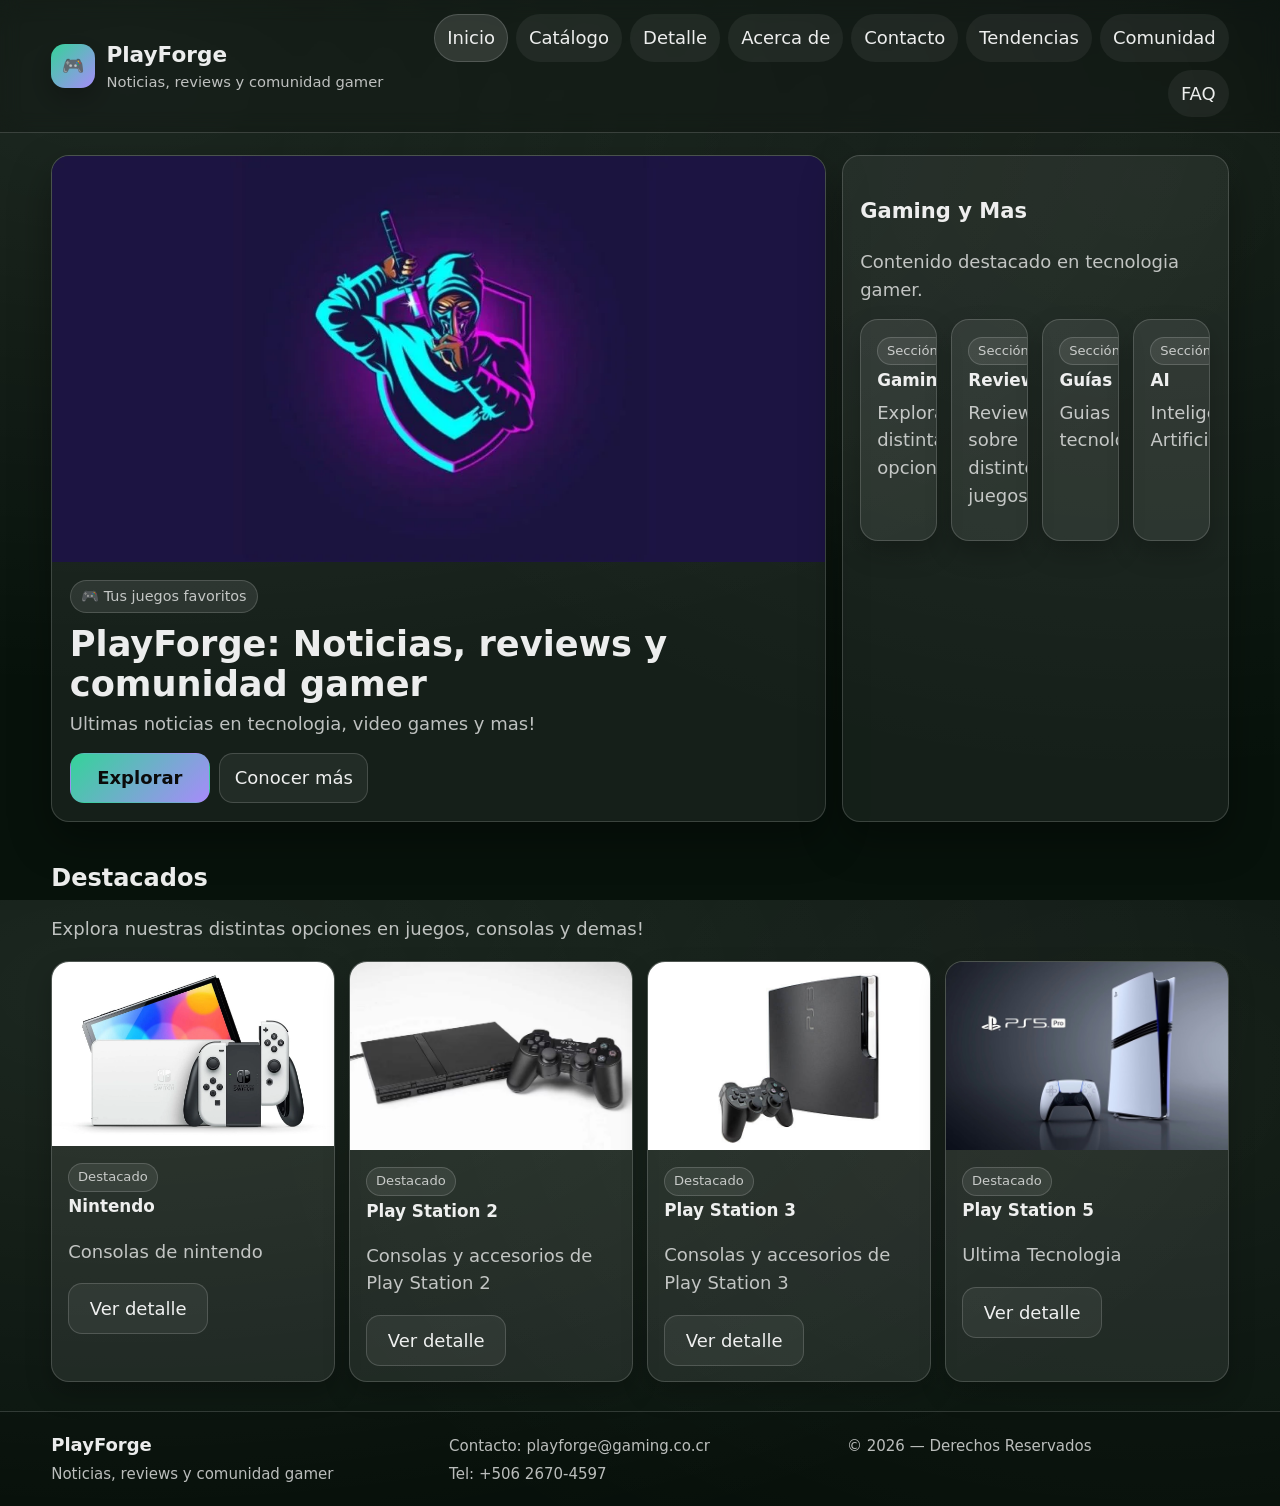
<file: index.html>
<!doctype html>
<html lang="es">
<head>
  <meta charset="utf-8"/>
  <meta name="viewport" content="width=device-width, initial-scale=1"/>
  <title>PlayForge — Inicio</title>
  <link rel="stylesheet" href="css/base.css"/>
  <link rel="stylesheet" href="css/index.css"/>
</head>
<body>
<a class="skip" href="#contenido">Saltar al contenido</a>

<header class="site-header">
  <div class="wrapper header-row">
    <div class="brand">
      <div class="brand-badge" aria-hidden="true">🎮</div>
      <div>
        <h1>PlayForge</h1>
        <p>Noticias, reviews y comunidad gamer</p>
      </div>
    </div>

    <nav class="site-nav" aria-label="Menú principal">
      <ul class="nav-list">
        <li><a href="index.html" aria-current="page">Inicio</a></li>
        <li><a href="catalogo.html">Catálogo</a></li>
        <li><a href="detalle.html">Detalle</a></li>
        <li><a href="acerca.html">Acerca de</a></li>
        <li><a href="contacto.html">Contacto</a></li>
        <li><a href="tendencias.html">Tendencias</a></li>
        <li><a href="comunidad.html">Comunidad</a></li>
        <li><a href="faq.html">FAQ</a></li>
      </ul>
    </nav>
  </div>
</header>

<main id="contenido">
<section class="hero">
  <div class="wrapper hero-grid">
    <article class="hero-card">
      <img class="fluid" src="assets/asset.webp" alt="Banner PlayForge"/>
      <div class="content">
        <span class="kicker">🎮 Tus juegos favoritos</span>
        <h2>PlayForge: Noticias, reviews y comunidad gamer</h2>
        <p>Ultimas noticias en tecnologia, video games y mas!</p>
        <div class="actions">
          <a class="btn primary" href="catalogo.html">Explorar</a>
          <a class="btn" href="acerca.html">Conocer más</a>
        </div>
      </div>
    </article>
    <aside class="hero-card">
      <div class="content">
        <h3>Gaming y Mas</h3>
        <p class="muted">Contenido destacado en tecnologia gamer.</p>
        <div class="grid"><div class="card"><div class="pad"><span class="badge">Sección</span><h4>Gaming</h4><p class="muted">Explora distintas opciones</p></div></div><div class="card"><div class="pad"><span class="badge">Sección</span><h4>Reviews</h4><p class="muted">Reviews sobre distintos juegos</p></div></div><div class="card"><div class="pad"><span class="badge">Sección</span><h4>Guías</h4><p class="muted">Guias tecnologicas</p></div></div><div class="card"><div class="pad"><span class="badge">Sección</span><h4>AI</h4><p class="muted">Inteligencia Artificial</p></div></div></div>
      </div>
    </aside>
  </div>
</section><section class="section"><div class="wrapper">
  <h3>Destacados</h3>
  <p class="muted">Explora nuestras distintas opciones en juegos, consolas y demas!</p>
  <div class="grid">
      <article class="card">
        <img class="fluid" src="assets/nintendo.webp" alt="Elemento destacado 1"/>
        <div class="pad">
          <span class="badge">Destacado</span>
          <h4>Nintendo</h4>
          <p class="muted">Consolas de nintendo</p>
          <a class="btn" href="detalle.html">Ver detalle</a>
        </div>
      </article>

      <article class="card">
        <img class="fluid" src="assets/ps2.jpg" alt="Elemento destacado 2"/>
        <div class="pad">
          <span class="badge">Destacado</span>
          <h4>Play Station 2</h4>
          <p class="muted">Consolas y accesorios de Play Station 2</p>
          <a class="btn" href="detalle.html">Ver detalle</a>
        </div>
      </article>

      <article class="card">
        <img class="fluid" src="assets/ps3.jpg" alt="Elemento destacado 3"/>
        <div class="pad">
          <span class="badge">Destacado</span>
          <h4>Play Station 3</h4>
          <p class="muted">Consolas y accesorios de Play Station 3</p>
          <a class="btn" href="detalle.html">Ver detalle</a>
        </div>
      </article>

      <article class="card">
        <img class="fluid" src="assets/ps5.webp" alt="Elemento destacado 4"/>
        <div class="pad">
          <span class="badge">Destacado</span>
          <h4>Play Station 5</h4>
          <p class="muted">Ultima Tecnologia</p>
          <a class="btn" href="detalle.html">Ver detalle</a>
        </div>
      </article>
</div>
</div></section>
</main>

<footer class="site-footer">
  <div class="wrapper footer-grid">
    <div>
     <strong>PlayForge</strong><br/>
      <small>Noticias, reviews y comunidad gamer</small>
    </div>
    <div>
      <small>Contacto: playforge@gaming.co.cr</small><br/>
      <small>Tel: +506 2670-4597</small>
    </div>
    <div>
      <small>© 2026 — Derechos Reservados</small>
    </div>
  </div>
</footer>
</body>
</html>
</file>
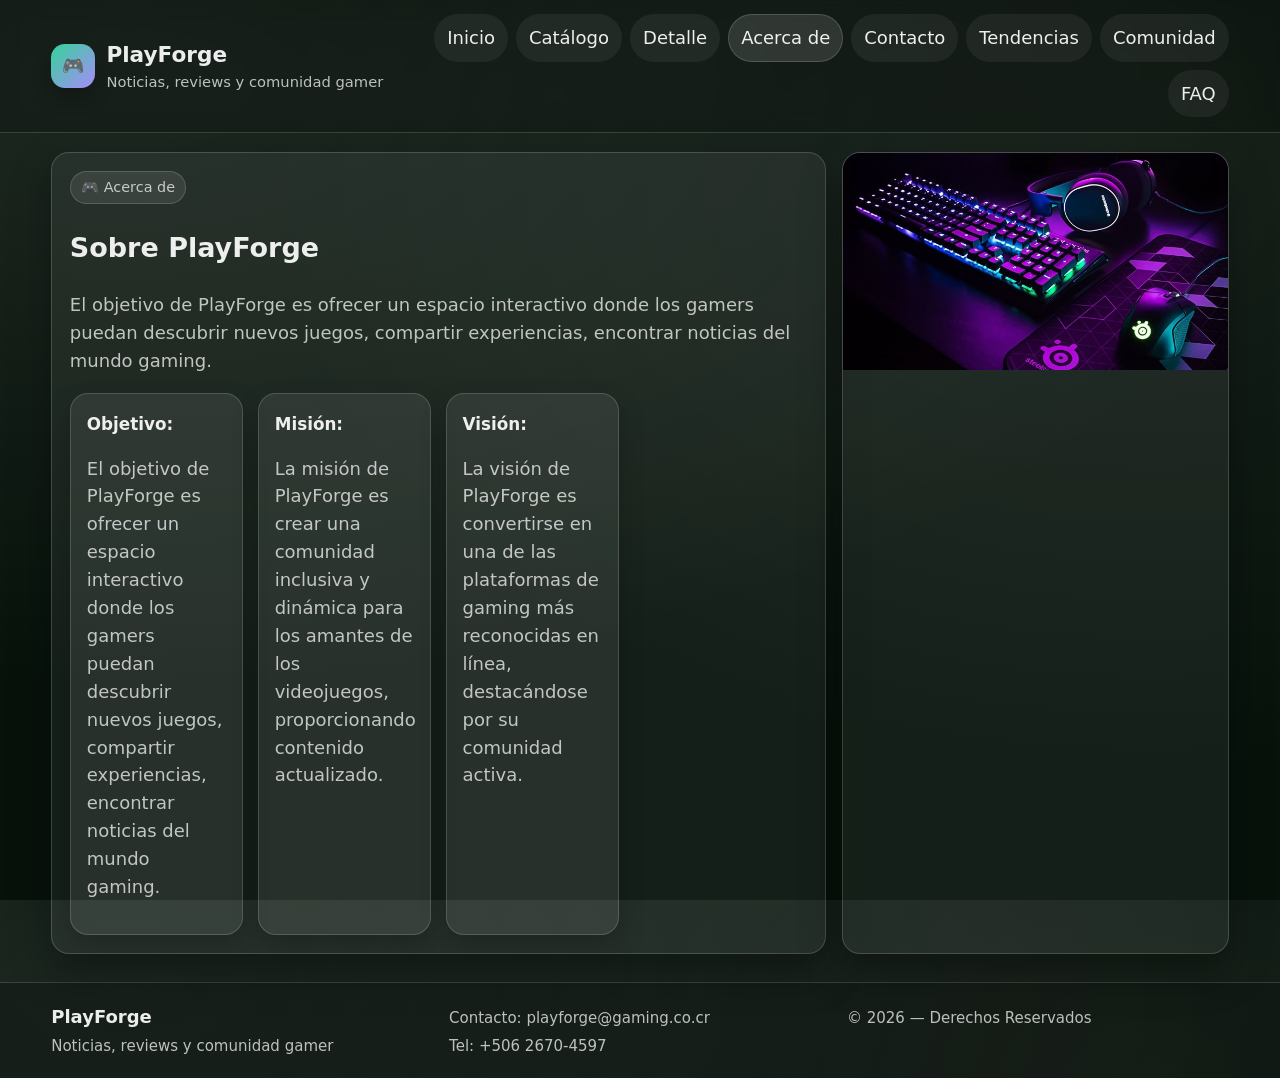
<file: acerca.html>
<!doctype html>
<html lang="es">
<head>
  <meta charset="utf-8"/>
  <meta name="viewport" content="width=device-width, initial-scale=1"/>
  <title>PlayForge — Acerca de</title>
  <link rel="stylesheet" href="css/base.css"/>
  <link rel="stylesheet" href="css/acerca.css"/>
</head>
<body>
<a class="skip" href="#contenido">Saltar al contenido</a>

<header class="site-header">
  <div class="wrapper header-row">
    <div class="brand">
      <div class="brand-badge" aria-hidden="true">🎮</div>
      <div>
        <h1>PlayForge</h1>
        <p>Noticias, reviews y comunidad gamer</p>
      </div>
    </div>

    <nav class="site-nav" aria-label="Menú principal">
      <ul class="nav-list">
        <li><a href="index.html">Inicio</a></li>
        <li><a href="catalogo.html">Catálogo</a></li>
        <li><a href="detalle.html">Detalle</a></li>
        <li><a href="acerca.html" aria-current="page">Acerca de</a></li>
        <li><a href="contacto.html">Contacto</a></li>
        <li><a href="tendencias.html">Tendencias</a></li>
        <li><a href="comunidad.html">Comunidad</a></li>
        <li><a href="faq.html">FAQ</a></li>
      </ul>
    </nav>
  </div>
</header>

<main id="contenido">
<section class="section">
  <div class="wrapper hero-grid">
    <article class="hero-card"><div class="content">
      <span class="kicker">🎮 Acerca de</span>
      <h2>Sobre PlayForge</h2>
      <p class="muted">El objetivo de PlayForge es ofrecer un espacio interactivo donde los gamers puedan descubrir nuevos juegos, compartir experiencias, encontrar noticias del mundo gaming.</p>
      <div class="grid">
        <div class="card"><div class="pad"><h4>Objetivo:</h4><p class="muted">El objetivo de PlayForge es ofrecer un espacio interactivo donde los gamers puedan descubrir nuevos juegos, compartir experiencias, encontrar noticias del mundo gaming.</p></div></div>
        <div class="card"><div class="pad"><h4>Misión:</h4><p class="muted">La misión de PlayForge es crear una comunidad inclusiva y dinámica para los amantes de los videojuegos, proporcionando contenido actualizado.</p></div></div>
        <div class="card"><div class="pad"><h4>Visión:</h4><p class="muted">La visión de PlayForge es convertirse en una de las plataformas de gaming más reconocidas en línea, destacándose por su comunidad activa.</p></div></div>
      </div>
    </div></article>
    <aside class="hero-card"><img class="fluid" src="assets/gaming.jpg" alt="Imagen de apoyo"/></aside>
  </div>
</section>
</main>

<footer class="site-footer">
  <div class="wrapper footer-grid">
    <div>
      <strong>PlayForge</strong><br/>
      <small>Noticias, reviews y comunidad gamer</small>
    </div>
    <div>
      <small>Contacto: playforge@gaming.co.cr</small><br/>
      <small>Tel: +506 2670-4597</small>
    </div>
    <div>
      <small>© 2026 — Derechos Reservados</small>
    </div>
  </div>
</footer>
</body>
</html>
</file>
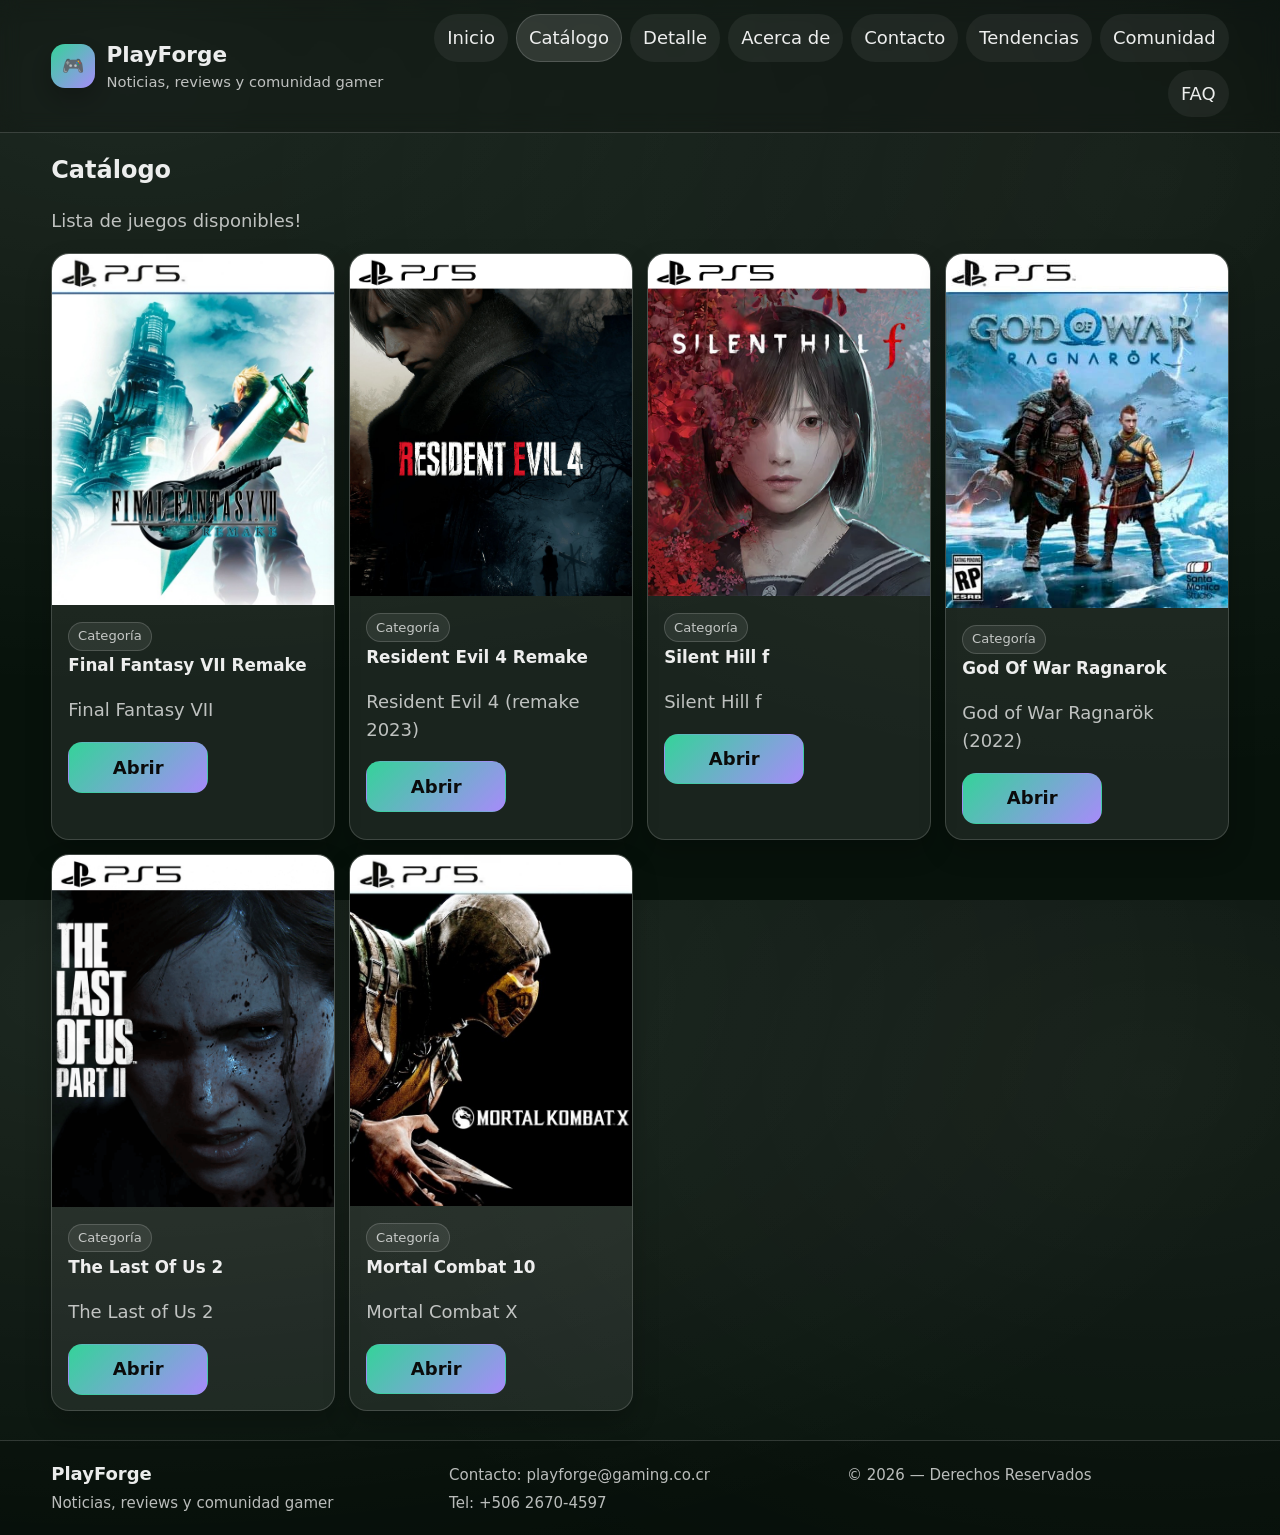
<file: catalogo.html>
<!doctype html>
<html lang="es">
<head>
  <meta charset="utf-8"/>
  <meta name="viewport" content="width=device-width, initial-scale=1"/>
  <title>PlayForge — Catálogo</title>
  <link rel="stylesheet" href="css/base.css"/>
  <link rel="stylesheet" href="css/catalogo.css"/>
</head>
<body>
<a class="skip" href="#contenido">Saltar al contenido</a>

<header class="site-header">
  <div class="wrapper header-row">
    <div class="brand">
      <div class="brand-badge" aria-hidden="true">🎮</div>
      <div>
        <h1>PlayForge</h1>
        <p>Noticias, reviews y comunidad gamer</p>
      </div>
    </div>

    <nav class="site-nav" aria-label="Menú principal">
      <ul class="nav-list">
        <li><a href="index.html">Inicio</a></li>
        <li><a href="catalogo.html" aria-current="page">Catálogo</a></li>
        <li><a href="detalle.html">Detalle</a></li>
        <li><a href="acerca.html">Acerca de</a></li>
        <li><a href="contacto.html">Contacto</a></li>
        <li><a href="tendencias.html">Tendencias</a></li>
        <li><a href="comunidad.html">Comunidad</a></li>
        <li><a href="faq.html">FAQ</a></li>
      </ul>
    </nav>
  </div>
</header>

<main id="contenido">
<section class="section"><div class="wrapper">
  <h3>Catálogo</h3>
  <p class="muted">Lista de juegos disponibles!</p>
  <div class="grid">
      <article class="card">
        <img class="fluid" src="assets/ffvii.jpg" alt="Item 1"/>
        <div class="pad">
          <span class="badge">Categoría</span>
          <h4>Final Fantasy VII Remake</h4>
          <p class="muted">Final Fantasy VII</p>
          <a class="btn primary" href="detalle.html">Abrir</a>
        </div>
      </article>

      <article class="card">
        <img class="fluid" src="assets/RE4.jpg" alt="Item 2"/>
        <div class="pad">
          <span class="badge">Categoría</span>
          <h4>Resident Evil 4 Remake</h4>
          <p class="muted">Resident Evil 4 (remake 2023)</p>
          <a class="btn primary" href="detalle.html">Abrir</a>
        </div>
      </article>

      <article class="card">
        <img class="fluid" src="assets/SHf.webp" alt="Item 3"/>
        <div class="pad">
          <span class="badge">Categoría</span>
          <h4>Silent Hill f</h4>
          <p class="muted">Silent Hill f</p>
          <a class="btn primary" href="detalle.html">Abrir</a>
        </div>
      </article>

      <article class="card">
        <img class="fluid" src="assets/GOW.jpg" alt="Item 4"/>
        <div class="pad">
          <span class="badge">Categoría</span>
          <h4>God Of War Ragnarok</h4>
          <p class="muted">God of War Ragnarök (2022)</p>
          <a class="btn primary" href="detalle.html">Abrir</a>
        </div>
      </article>

      <article class="card">
        <img class="fluid" src="assets/TLOU.png" alt="Item 5"/>
        <div class="pad">
          <span class="badge">Categoría</span>
          <h4>The Last Of Us 2</h4>
          <p class="muted">The Last of Us 2</p>
          <a class="btn primary" href="detalle.html">Abrir</a>
        </div>
      </article>

      <article class="card">
        <img class="fluid" src="assets/MC.jpg" alt="Item 6"/>
        <div class="pad">
          <span class="badge">Categoría</span>
          <h4>Mortal Combat 10</h4>
          <p class="muted">Mortal Combat X</p>
          <a class="btn primary" href="detalle.html">Abrir</a>
        </div>
      </article>
</div>
</div></section>
</main>

<footer class="site-footer">
  <div class="wrapper footer-grid">
    <div>
     <strong>PlayForge</strong><br/>
      <small>Noticias, reviews y comunidad gamer</small>
    </div>
    <div>
      <small>Contacto: playforge@gaming.co.cr</small><br/>
      <small>Tel: +506 2670-4597</small>
    </div>
    <div>
      <small>© 2026 — Derechos Reservados</small>
    </div>
  </div>
</footer>
</body>
</html>
</file>
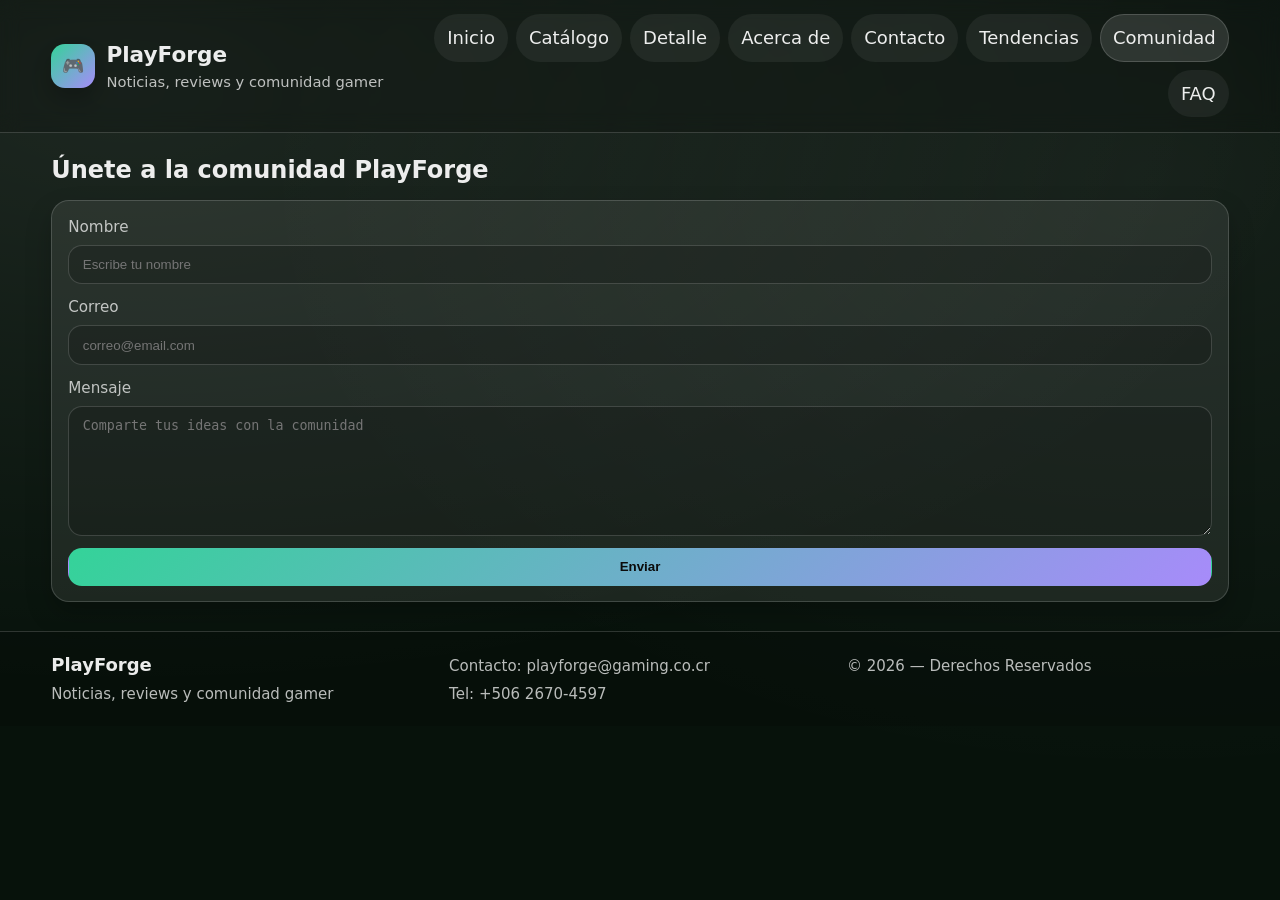
<file: comunidad.html>
<!DOCTYPE html>
<html lang="es">
<head>
<meta charset="UTF-8">
<title>Comunidad</title>
<link rel="stylesheet" href="css/base.css"/>
<link rel="stylesheet" href="css/comunidad.css"/>
</head>

<body>

<header class="site-header">
<div class="wrapper header-row">

<div class="brand">
<div class="brand-badge">🎮</div>
<div>
<h1>PlayForge</h1>
<p>Noticias, reviews y comunidad gamer</p>
</div>
</div>

<nav class="site-nav">
<ul class="nav-list">
<li><a href="index.html">Inicio</a></li>
<li><a href="catalogo.html">Catálogo</a></li>
<li><a href="detalle.html">Detalle</a></li>
<li><a href="acerca.html">Acerca de</a></li>
<li><a href="contacto.html">Contacto</a></li>
<li><a href="tendencias.html">Tendencias</a></li>
<li><a href="comunidad.html" aria-current="page">Comunidad</a></li>
<li><a href="faq.html">FAQ</a></li>

</ul>
</nav>

</div>
</header>

<main class="wrapper">

<section class="section">
<h3>Únete a la comunidad PlayForge</h3>

<div class="card">
<div class="pad">

<form class="form">

<div class="field">
<label>Nombre</label>
<input type="text" placeholder="Escribe tu nombre">
</div>

<div class="field">
<label>Correo</label>
<input type="email" placeholder="correo@email.com">
</div>

<div class="field">
<label>Mensaje</label>
<textarea placeholder="Comparte tus ideas con la comunidad"></textarea>
</div>

<button class="btn primary">Enviar</button>

</form>

</div>
</div>

</section>

</main>

<footer class="site-footer">
  <div class="wrapper footer-grid">
    <div>
     <strong>PlayForge</strong><br/>
      <small>Noticias, reviews y comunidad gamer</small>
    </div>
    <div>
      <small>Contacto: playforge@gaming.co.cr</small><br/>
      <small>Tel: +506 2670-4597</small>
    </div>
    <div>
      <small>© 2026 — Derechos Reservados</small>
    </div>
  </div>
</footer>
</body>
</html>
</file>
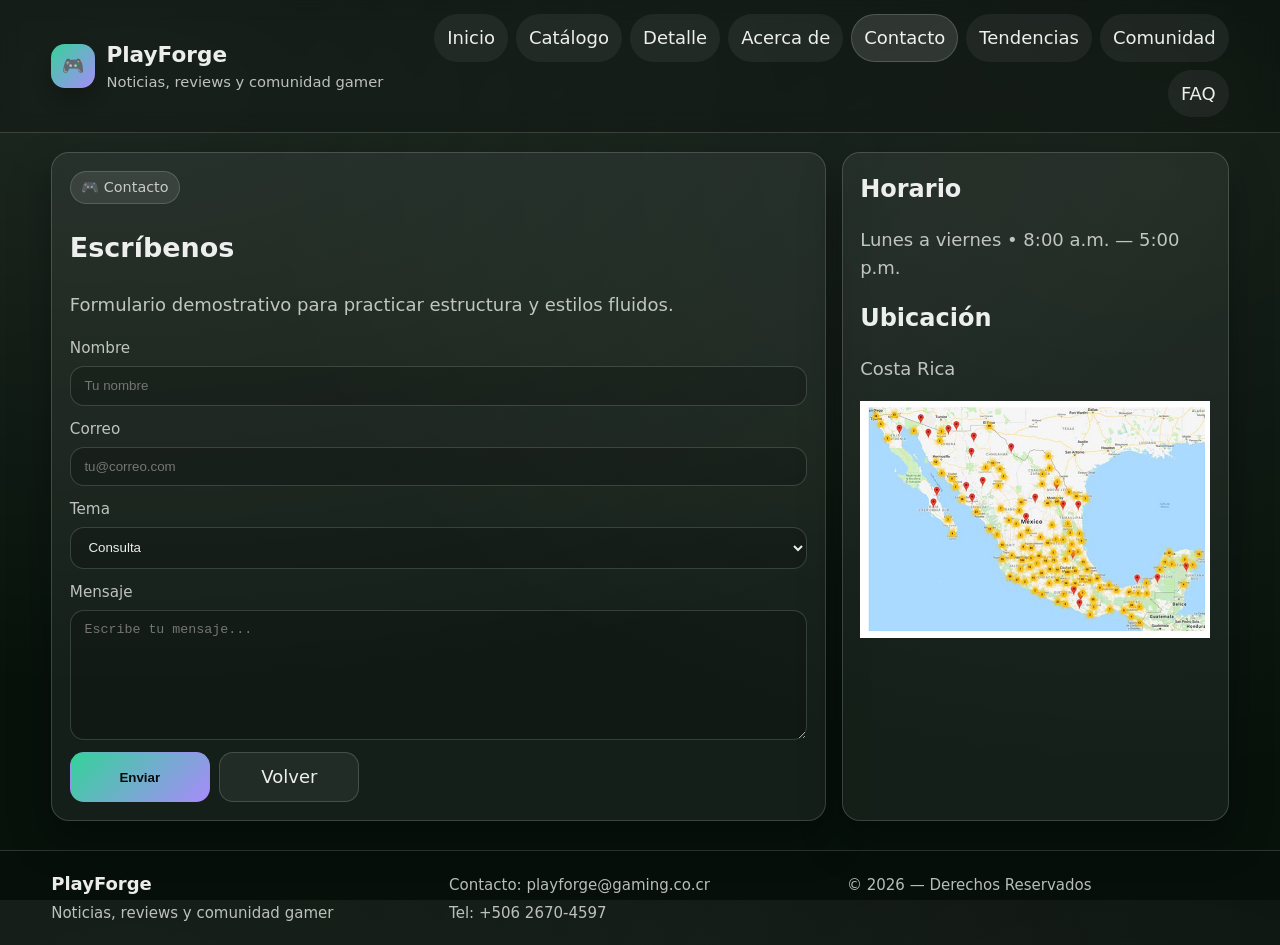
<file: contacto.html>
<!doctype html>
<html lang="es">
<head>
  <meta charset="utf-8"/>
  <meta name="viewport" content="width=device-width, initial-scale=1"/>
  <title>PlayForge — Contacto</title>
  <link rel="stylesheet" href="css/base.css"/>
  <link rel="stylesheet" href="css/contacto.css"/>
</head>
<body>
<a class="skip" href="#contenido">Saltar al contenido</a>

<header class="site-header">
  <div class="wrapper header-row">
    <div class="brand">
      <div class="brand-badge" aria-hidden="true">🎮</div>
      <div>
        <h1>PlayForge</h1>
        <p>Noticias, reviews y comunidad gamer</p>
      </div>
    </div>

    <nav class="site-nav" aria-label="Menú principal">
      <ul class="nav-list">
        <li><a href="index.html">Inicio</a></li>
        <li><a href="catalogo.html">Catálogo</a></li>
        <li><a href="detalle.html">Detalle</a></li>
        <li><a href="acerca.html">Acerca de</a></li>
        <li><a href="contacto.html" aria-current="page">Contacto</a></li>
        <li><a href="tendencias.html">Tendencias</a></li>
        <li><a href="comunidad.html">Comunidad</a></li>
        <li><a href="faq.html">FAQ</a></li>
      </ul>
    </nav>
  </div>
</header>

<main id="contenido">
<section class="section">
  <div class="wrapper hero-grid">
    <article class="hero-card"><div class="content">
      <span class="kicker">🎮 Contacto</span>
      <h2>Escríbenos</h2>
      <p class="muted">Formulario demostrativo para practicar estructura y estilos fluidos.</p>
      <form class="form" action="#" method="post">
        <div class="field"><label for="nombre">Nombre</label><input id="nombre" name="nombre" placeholder="Tu nombre" required/></div>
        <div class="field"><label for="correo">Correo</label><input id="correo" name="correo" type="email" placeholder="tu@correo.com" required/></div>
        <div class="field"><label for="tema">Tema</label>
          <select id="tema" name="tema"><option>Consulta</option><option>Soporte</option><option>Colaboración</option></select>
        </div>
        <div class="field"><label for="mensaje">Mensaje</label><textarea id="mensaje" name="mensaje" placeholder="Escribe tu mensaje..."></textarea></div>
        <div class="actions"><button class="btn primary" type="submit">Enviar</button><a class="btn" href="index.html">Volver</a></div>
      </form>
    </div></article>
    <aside class="hero-card"><div class="content">
      <h3>Horario</h3><p class="muted">Lunes a viernes • 8:00 a.m. — 5:00 p.m.</p>
      <h3>Ubicación</h3><p class="muted">Costa Rica</p>
      <img class="fluid" src="assets/sucursal.jpg" alt="Imagen de ubicación"/>
    </div></aside>
  </div>
</section>
</main>

<footer class="site-footer">
  <div class="wrapper footer-grid">
    <div>
     <strong>PlayForge</strong><br/>
      <small>Noticias, reviews y comunidad gamer</small>
    </div>
    <div>
      <small>Contacto: playforge@gaming.co.cr</small><br/>
      <small>Tel: +506 2670-4597</small>
    </div>
    <div>
      <small>© 2026 — Derechos Reservados</small>
    </div>
  </div>
</footer>
</body>
</html>
</file>
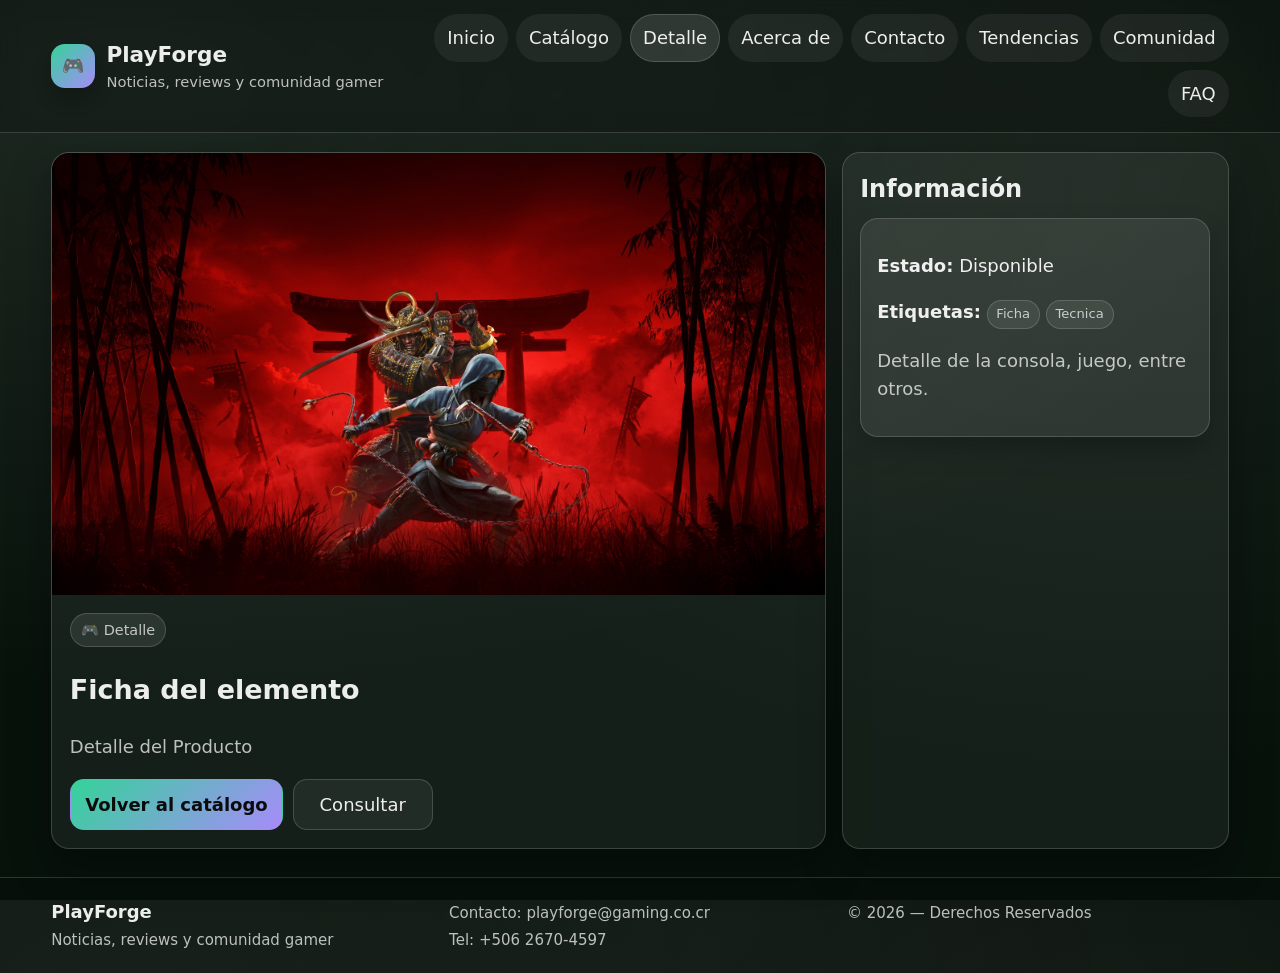
<file: detalle.html>
<!doctype html>
<html lang="es">
<head>
  <meta charset="utf-8"/>
  <meta name="viewport" content="width=device-width, initial-scale=1"/>
  <title>PlayForge — Detalle</title>
  <link rel="stylesheet" href="css/base.css"/>
  <link rel="stylesheet" href="css/detalle.css"/>
</head>
<body>
<a class="skip" href="#contenido">Saltar al contenido</a>

<header class="site-header">
  <div class="wrapper header-row">
    <div class="brand">
      <div class="brand-badge" aria-hidden="true">🎮</div>
      <div>
        <h1>PlayForge</h1>
        <p>Noticias, reviews y comunidad gamer</p>
      </div>
    </div>

    <nav class="site-nav" aria-label="Menú principal">
      <ul class="nav-list">
        <li><a href="index.html">Inicio</a></li>
        <li><a href="catalogo.html">Catálogo</a></li>
        <li><a href="detalle.html" aria-current="page">Detalle</a></li>
        <li><a href="acerca.html">Acerca de</a></li>
        <li><a href="contacto.html">Contacto</a></li>
        <li><a href="tendencias.html">Tendencias</a></li>
        <li><a href="comunidad.html">Comunidad</a></li>
        <li><a href="faq.html">FAQ</a></li>
      </ul>
    </nav>
  </div>
</header>

<main id="contenido">
<section class="section">
  <div class="wrapper hero-grid">
    <article class="hero-card">
      <img class="fluid" src="assets/assasin.jpg" alt="Imagen principal"/>
      <div class="content">
        <span class="kicker">🎮 Detalle</span>
        <h2>Ficha del elemento</h2>
        <p class="muted">Detalle del Producto</p>
        <div class="actions">
          <a class="btn primary" href="catalogo.html">Volver al catálogo</a>
          <a class="btn" href="contacto.html">Consultar</a>
        </div>
      </div>
    </article>
    <aside class="hero-card"><div class="content">
      <h3>Información</h3>
      <div class="card"><div class="pad">
        <p><strong>Estado:</strong> Disponible</p>
        <p><strong>Etiquetas:</strong> <span class="badge">Ficha</span> <span class="badge">Tecnica</span></p>
        <p class="muted">Detalle de la consola, juego, entre otros.</p>
      </div></div>
    </div></aside>
  </div>
</section>
</main>

<footer class="site-footer">
  <div class="wrapper footer-grid">
    <div>
    <strong>PlayForge</strong><br/>
      <small>Noticias, reviews y comunidad gamer</small>
    </div>
    <div>
      <small>Contacto: playforge@gaming.co.cr</small><br/>
      <small>Tel: +506 2670-4597</small>
    </div>
    <div>
      <small>© 2026 — Derechos Reservados</small>
    </div>
  </div>
</footer>
</body>
</html>
</file>
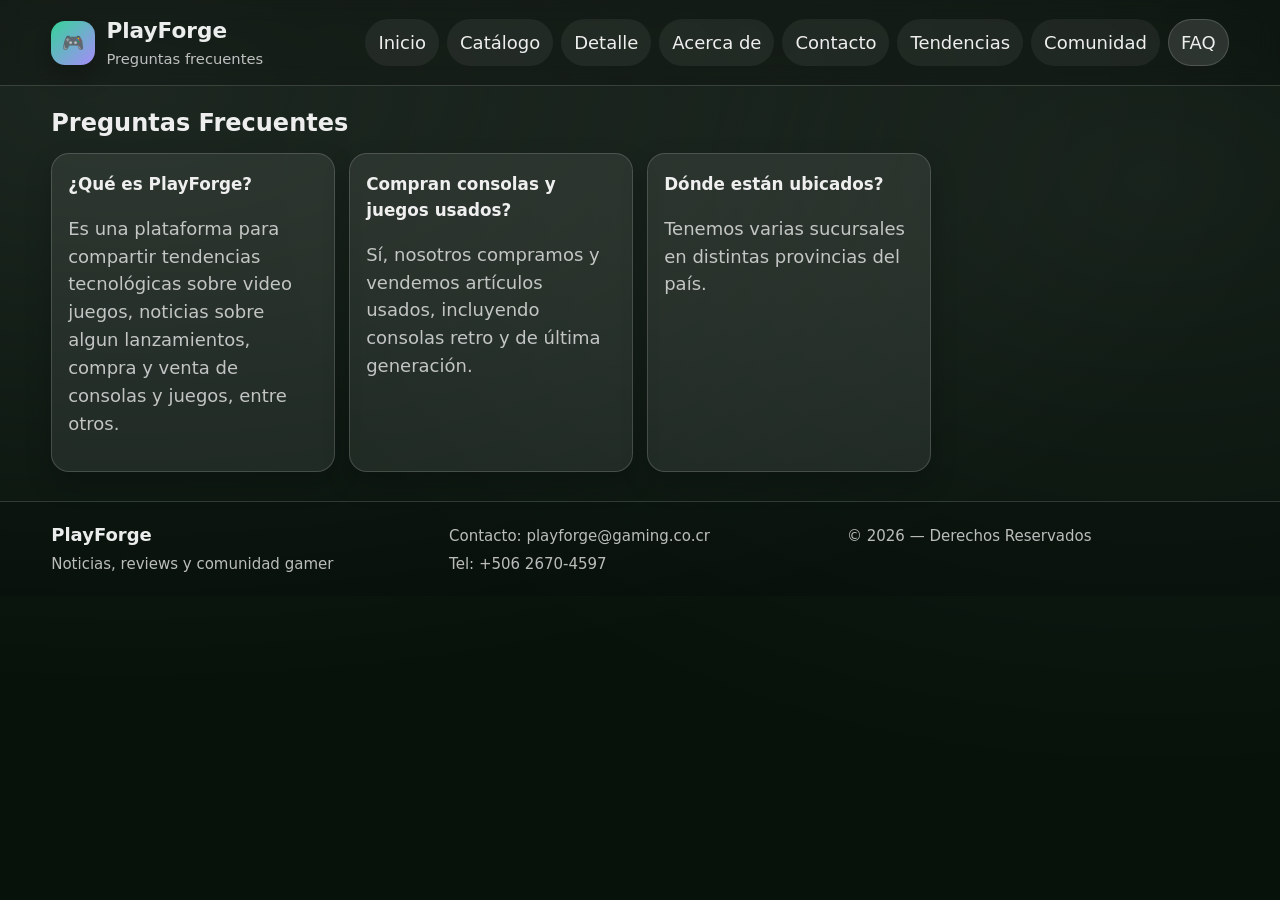
<file: faq.html>
<!DOCTYPE html>
<html lang="es">
<head>
<meta charset="UTF-8">
<title>FAQ</title>
<link rel="stylesheet" href="css/base.css"/>
<link rel="stylesheet" href="css/faq.css"/>
</head>

<body>

<header class="site-header">
<div class="wrapper header-row">

<div class="brand">
<div class="brand-badge">🎮</div>
<div>
<h1>PlayForge</h1>
<p>Preguntas frecuentes</p>
</div>
</div>

<nav class="site-nav">
<ul class="nav-list">
<li><a href="index.html">Inicio</a></li>
<li><a href="catalogo.html">Catálogo</a></li>
<li><a href="detalle.html">Detalle</a></li>
<li><a href="acerca.html">Acerca de</a></li>
<li><a href="contacto.html">Contacto</a></li>   
<li><a href="tendencias.html">Tendencias</a></li>
<li><a href="comunidad.html">Comunidad</a></li>
<li><a href="faq.html" aria-current="page">FAQ</a></li>

</ul>
</nav>

</div>
</header>

<main class="wrapper">

<section class="section">
<h3>Preguntas Frecuentes</h3>

<div class="grid">

<div class="card">
<div class="pad">
<h4>¿Qué es PlayForge?</h4>
<p class="muted">Es una plataforma para compartir tendencias tecnológicas sobre video juegos, noticias sobre algun lanzamientos, compra y venta de consolas y juegos, entre otros.</p>
</div>
</div>

<div class="card">
<div class="pad">
<h4>Compran consolas y juegos usados?</h4>
<p class="muted">Sí, nosotros compramos y vendemos artículos usados, incluyendo consolas retro y de última generación.</p>
</div>
</div>

<div class="card">
<div class="pad">
<h4>Dónde están ubicados?</h4>
<p class="muted">Tenemos varias sucursales en distintas provincias del país.</p>
</div>
</div>

</div>
</section>

</main>

<footer class="site-footer">
  <div class="wrapper footer-grid">
    <div>
     <strong>PlayForge</strong><br/>
      <small>Noticias, reviews y comunidad gamer</small>
    </div>
    <div>
      <small>Contacto: playforge@gaming.co.cr</small><br/>
      <small>Tel: +506 2670-4597</small>
    </div>
    <div>
      <small>© 2026 — Derechos Reservados</small>
    </div>
  </div>
</footer>
</body>
</html>
</file>
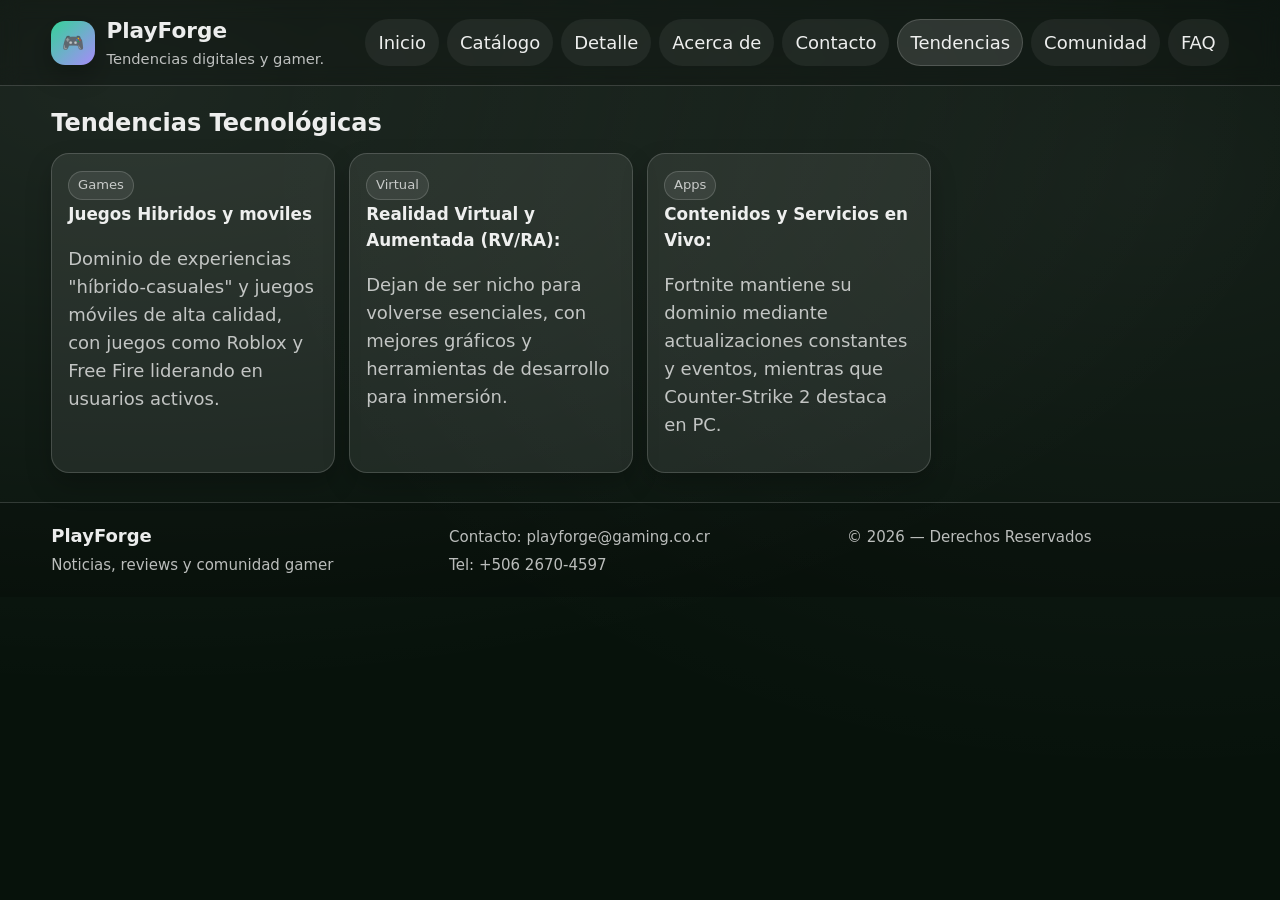
<file: tendencias.html>
<!DOCTYPE html>
<html lang="es">
<head>
<meta charset="UTF-8">
<title>Tendencias</title>
<link rel="stylesheet" href="css/base.css"/>
<link rel="stylesheet" href="css/tendencias.css"/>
</head>

<body>

<header class="site-header">
<div class="wrapper header-row">

<div class="brand">
<div class="brand-badge">🎮</div>
<div>
<h1>PlayForge</h1>
<p>Tendencias digitales y gamer.</p>
</div>
</div>

<nav class="site-nav">
<ul class="nav-list">
<li><a href="index.html">Inicio</a></li>
<li><a href="catalogo.html">Catálogo</a></li>
<li><a href="detalle.html">Detalle</a></li>
<li><a href="acerca.html">Acerca de</a></li>
<li><a href="contacto.html">Contacto</a></li>
<li><a href="tendencias.html" aria-current="page">Tendencias</a></li>
<li><a href="comunidad.html">Comunidad</a></li>
<li><a href="faq.html">FAQ</a></li>
</ul>
</nav>

</div>
</header>

<main class="wrapper">

<section class="section">
<h3>Tendencias Tecnológicas</h3>

<div class="grid">

<div class="card">
<div class="pad">
<span class="badge">Games</span>
<h4>Juegos Hibridos y moviles</h4>
<p class="muted">Dominio de experiencias "híbrido-casuales" y juegos móviles de alta calidad, con juegos como Roblox y Free Fire liderando en usuarios activos.</p>
</div>
</div>

<div class="card">
<div class="pad">
<span class="badge">Virtual</span>
<h4>Realidad Virtual y Aumentada (RV/RA):</h4>
<p class="muted">Dejan de ser nicho para volverse esenciales, con mejores gráficos y herramientas de desarrollo para inmersión.</p>
</div>
</div>

<div class="card">
<div class="pad">
<span class="badge">Apps</span>
<h4>Contenidos y Servicios en Vivo:</h4>
<p class="muted">Fortnite mantiene su dominio mediante actualizaciones constantes y eventos, mientras que Counter-Strike 2 destaca en PC.</p>
</div>
</div>

</div>
</section>

</main>

<footer class="site-footer">
  <div class="wrapper footer-grid">
    <div>
     <strong>PlayForge</strong><br/>
      <small>Noticias, reviews y comunidad gamer</small>
    </div>
    <div>
      <small>Contacto: playforge@gaming.co.cr</small><br/>
      <small>Tel: +506 2670-4597</small>
    </div>
    <div>
      <small>© 2026 — Derechos Reservados</small>
    </div>
  </div>
</footer>
</body>
</html>
</file>
<file: css/base.css>
:root {
  --bg:#07120b; --text:rgba(255,255,255,0.92); --muted:rgba(255,255,255,0.72);
  --accent:#34d399; --accent2:#a78bfa;
  --card:rgba(255,255,255,0.08); --border:rgba(255,255,255,0.16);
  --shadow:0 18px 40px rgba(0,0,0,0.35); --radius:18px;
}
*{box-sizing:border-box} html,body{height:100%}
body{
  margin:0; font-family:system-ui,-apple-system,Segoe UI,Roboto,Arial,sans-serif;
  background: radial-gradient(1200px 600px at 10% 10%, rgba(255,255,255,0.09), transparent),
              radial-gradient(900px 600px at 90% 20%, rgba(255,255,255,0.06), transparent),
              var(--bg);
  color:var(--text); line-height:1.55;
}
a{color:inherit;text-decoration:none} a:hover{text-decoration:underline}
.wrapper{width:min(1100px,92%);margin:0 auto}
.skip{position:absolute;left:-9999px;top:auto}
.skip:focus{left:1rem;top:1rem;padding:.6rem .9rem;background:#fff;color:#111;border-radius:10px;z-index:10}
header.site-header{position:sticky;top:0;backdrop-filter:blur(10px);background:rgba(0,0,0,0.18);border-bottom:1px solid var(--border);z-index:5}
.header-row{display:flex;flex-wrap:wrap;align-items:center;justify-content:space-between;gap:.8rem;padding:.9rem 0}
.brand{display:flex;align-items:center;gap:.7rem;min-width:220px}
.brand-badge{width:44px;height:44px;border-radius:14px;background:linear-gradient(135deg,var(--accent),var(--accent2));display:grid;place-items:center;box-shadow:0 10px 24px rgba(0,0,0,0.25)}
.brand h1{font-size:clamp(1.05rem,2.2vw,1.35rem);margin:0}
.brand p{margin:0;color:var(--muted);font-size:.92rem}
nav.site-nav{flex:1}
.nav-list{display:flex;flex-wrap:wrap;justify-content:flex-end;gap:.5rem;list-style:none;padding:0;margin:0}
.nav-list a{display:inline-block;padding:.55rem .75rem;border-radius:999px;border:1px solid transparent;background:rgba(255,255,255,0.06)}
.nav-list a[aria-current="page"]{background:rgba(255,255,255,0.12);border-color:var(--border)}
.hero{padding:1.4rem 0 1.2rem}
.hero-grid{display:grid;grid-template-columns:repeat(auto-fit,minmax(min(320px,100%),1fr));gap:1rem;align-items:stretch}
.hero-card{background:rgba(255,255,255,0.06);border:1px solid var(--border);border-radius:var(--radius);overflow:hidden;box-shadow:var(--shadow)}
.hero-card .content{padding:1.1rem}
.kicker{display:inline-flex;align-items:center;gap:.5rem;padding:.3rem .65rem;border-radius:999px;background:rgba(255,255,255,0.09);border:1px solid var(--border);font-size:.9rem;color:var(--muted)}
.hero h2{margin:.65rem 0 .35rem;font-size:clamp(1.4rem,3.5vw,2.2rem);line-height:1.15}
.hero p{margin:0 0 .9rem;color:var(--muted)}
.actions{display:flex;flex-wrap:wrap;gap:.6rem}
.btn{display:inline-flex;align-items:center;justify-content:center;padding:.65rem .9rem;border-radius:14px;border:1px solid var(--border);background:rgba(255,255,255,0.06);min-width:140px}
.btn.primary{background:linear-gradient(135deg,var(--accent),var(--accent2));border-color:transparent;color:#0b0b0b;font-weight:700}
img.fluid{max-width:100%;height:auto;display:block}
.section{padding:1.2rem 0 1.8rem}
.section h3{margin:0 0 .65rem;font-size:clamp(1.15rem,2.4vw,1.5rem)}
.muted{color:var(--muted)}
.grid{display:grid;grid-template-columns:repeat(auto-fit,minmax(min(240px,100%),1fr));gap:.9rem}
.card{background:var(--card);border:1px solid var(--border);border-radius:var(--radius);overflow:hidden;box-shadow:0 12px 26px rgba(0,0,0,0.22)}
.card .pad{padding:.95rem 1rem}
.card h4{margin:.1rem 0 .35rem;font-size:1.05rem}
.badge{display:inline-block;font-size:.82rem;padding:.2rem .55rem;border-radius:999px;background:rgba(255,255,255,0.08);border:1px solid var(--border);color:var(--muted)}
.form{display:grid;gap:.75rem} .field{display:grid;gap:.35rem}
label{color:var(--muted);font-size:.95rem}
input,textarea,select{width:100%;padding:.7rem .85rem;border-radius:14px;border:1px solid var(--border);background:rgba(0,0,0,0.18);color:var(--text)}
textarea{min-height:130px;resize:vertical}
footer.site-footer{border-top:1px solid var(--border);background:rgba(0,0,0,0.18);padding:1.2rem 0}
.footer-grid{display:grid;grid-template-columns:repeat(auto-fit,minmax(min(220px,100%),1fr));gap:1rem}
small{color:var(--muted)}
</file>
<file: css/index.css>
/* index.html — Fase A: Aplicación guiada de Media Queries  */


@media (min-width: 600px) 

{ 
  .grid { grid-template-columns: repeat(2, 1fr); } 
 
  .hero-grid { grid-template-columns: 2fr 1fr; } 
} 
 
@media (min-width: 1024px) 

{ 
  .grid { grid-template-columns: repeat(4, 1fr); } 
  .wrapper { width: min(1300px, 92%); } 
} 

@media (min-width: 1024px) { 
  body { font-size: 18px; } 
  h1 { font-size: 2.5rem; } 
} 

@media (max-width: 599px) { 
  .hero-card aside { display: none; } 
}
</file>
<file: css/acerca.css>
/* acerca.html — Fase A: Aplicación guiada de Media Queries */

@media (min-width: 600px) 

{ 
  .grid { grid-template-columns: repeat(2, 1fr); } 
 
  .hero-grid { grid-template-columns: 2fr 1fr; } 
} 
 
@media (min-width: 1024px) 

{ 
  .grid { grid-template-columns: repeat(4, 1fr); } 
  .wrapper { width: min(1300px, 92%); } 
} 

@media (min-width: 1024px) { 
  body { font-size: 18px; } 
  h1 { font-size: 2.5rem; } 
} 

@media (max-width: 599px) { 
  .hero-card aside { display: none; } 
}
</file>
<file: css/catalogo.css>
/* catalogo.html — Fase A: Aplicación guiada de Media Queries  */

@media (min-width: 600px) 

{ 
  .grid { grid-template-columns: repeat(2, 1fr); } 
 
  .hero-grid { grid-template-columns: 2fr 1fr; } 
} 
 
@media (min-width: 1024px) 

{ 
  .grid { grid-template-columns: repeat(4, 1fr); } 
  .wrapper { width: min(1300px, 92%); } 
} 

@media (min-width: 1024px) { 
  body { font-size: 18px; } 
  h1 { font-size: 2.5rem; } 
} 

@media (max-width: 599px) { 
  .hero-card aside { display: none; } 
}
</file>
<file: css/comunidad.css>
/* index.html — Fase A: Aplicación guiada de Media Queries  */


@media (min-width: 600px) 

{ 
  .grid { grid-template-columns: repeat(2, 1fr); } 
 
  .hero-grid { grid-template-columns: 2fr 1fr; } 
} 
 
@media (min-width: 1024px) 

{ 
  .grid { grid-template-columns: repeat(4, 1fr); } 
  .wrapper { width: min(1300px, 92%); } 
} 

@media (min-width: 1024px) { 
  body { font-size: 18px; } 
  h1 { font-size: 2.5rem; } 
} 

@media (max-width: 599px) { 
  .hero-card aside { display: none; } 
}

@media (pointer: coarse){
.btn.primary{
background: blue;
}
}
</file>
<file: css/contacto.css>
/* contacto.html — Fase A: Aplicación guiada de Media Queries */

@media (min-width: 600px) 

{ 
  .grid { grid-template-columns: repeat(2, 1fr); } 
 
  .hero-grid { grid-template-columns: 2fr 1fr; } 
} 
 
@media (min-width: 1024px) 

{ 
  .grid { grid-template-columns: repeat(4, 1fr); } 
  .wrapper { width: min(1300px, 92%); } 
} 

@media (min-width: 1024px) { 
  body { font-size: 18px; } 
  h1 { font-size: 2.5rem; } 
} 

@media (max-width: 599px) { 
  .hero-card aside { display: none; } 
}
</file>
<file: css/detalle.css>
/* detalle.html — Fase A: Aplicación guiada de Media Queries  */

@media (min-width: 600px) 

{ 
  .grid { grid-template-columns: repeat(2, 1fr); } 
 
  .hero-grid { grid-template-columns: 2fr 1fr; } 
} 
 
@media (min-width: 1024px) 

{ 
  .grid { grid-template-columns: repeat(4, 1fr); } 
  .wrapper { width: min(1300px, 92%); } 
} 

@media (min-width: 1024px) { 
  body { font-size: 18px; } 
  h1 { font-size: 2.5rem; } 
} 

@media (max-width: 599px) { 
  .hero-card aside { display: none; } 
}
</file>
<file: css/faq.css>
/* index.html — Fase A: Aplicación guiada de Media Queries  */


@media (min-width: 600px) 

{ 
  .grid { grid-template-columns: repeat(2, 1fr); } 
 
  .hero-grid { grid-template-columns: 2fr 1fr; } 
} 
 
@media (min-width: 1024px) 

{ 
  .grid { grid-template-columns: repeat(4, 1fr); } 
  .wrapper { width: min(1300px, 92%); } 
} 

@media (min-width: 1024px) { 
  body { font-size: 18px; } 
  h1 { font-size: 2.5rem; } 
} 

@media (max-width: 599px) { 
  .hero-card aside { display: none; } 
}
</file>
<file: css/tendencias.css>
/* index.html — Fase A: Aplicación guiada de Media Queries  */


@media (min-width: 600px) 

{ 
  .grid { grid-template-columns: repeat(2, 1fr); } 
 
  .hero-grid { grid-template-columns: 2fr 1fr; } 
} 
 
@media (min-width: 1024px) 

{ 
  .grid { grid-template-columns: repeat(4, 1fr); } 
  .wrapper { width: min(1300px, 92%); } 
} 

@media (min-width: 1024px) { 
  body { font-size: 18px; } 
  h1 { font-size: 2.5rem; } 
} 

@media (max-width: 599px) { 
  .hero-card aside { display: none; } 
}
</file>
